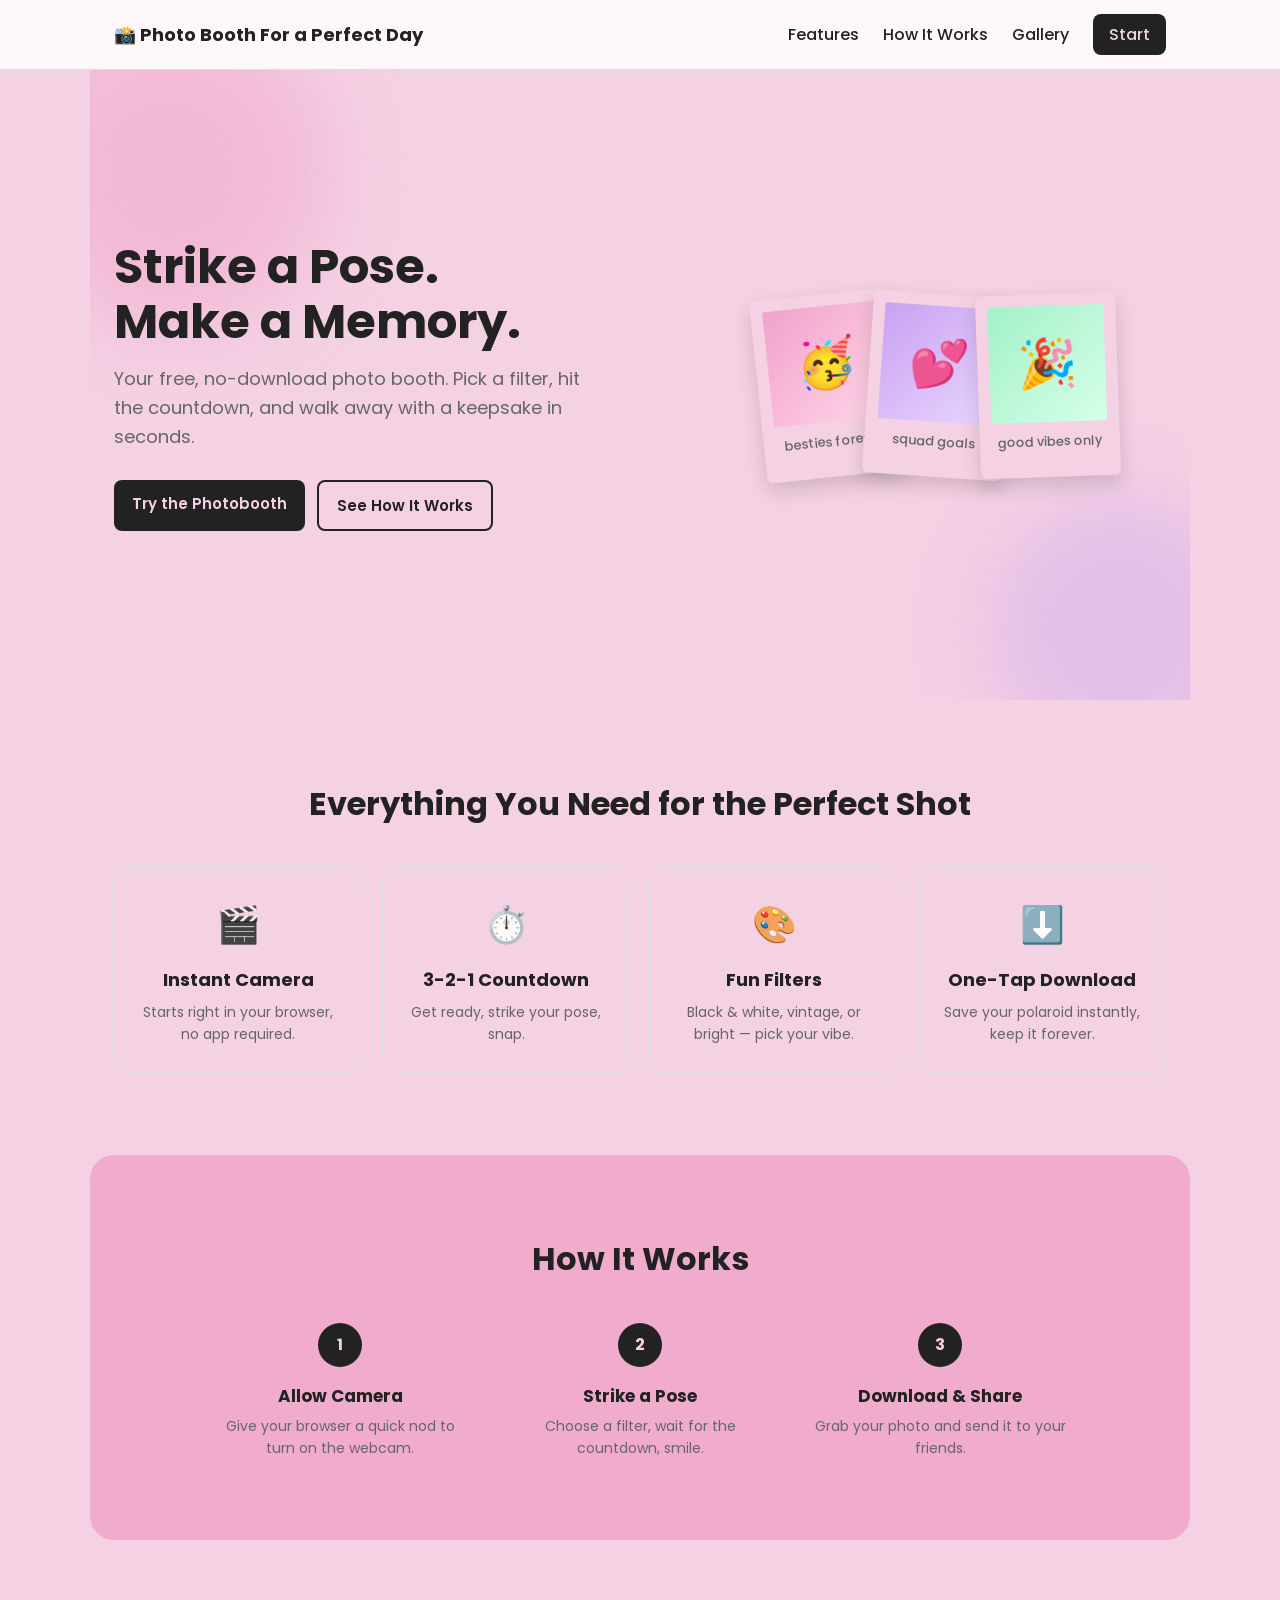
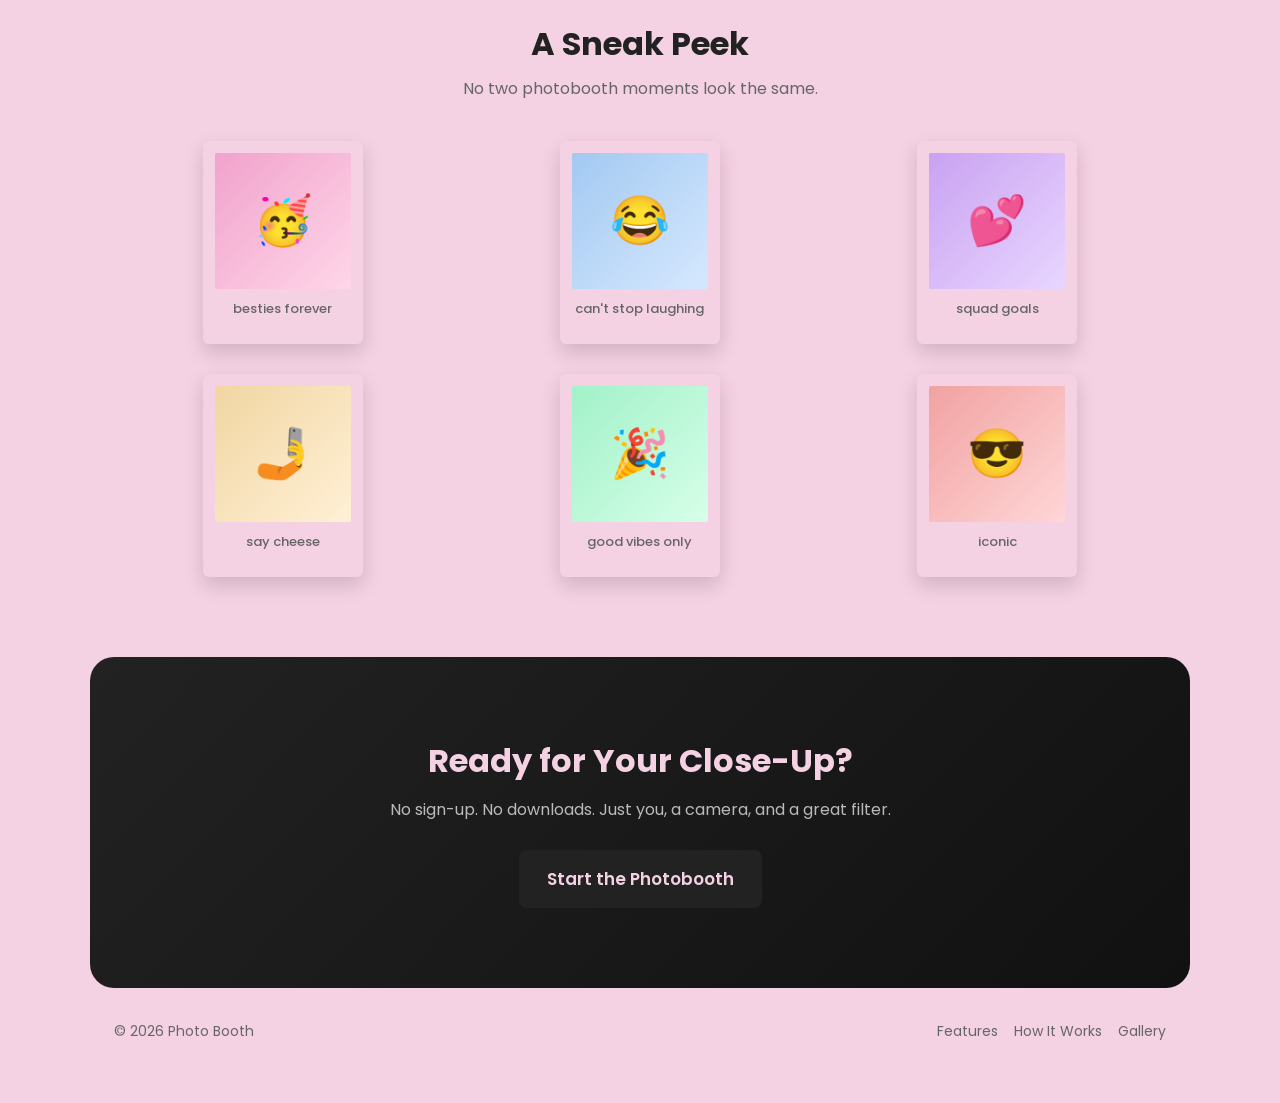
<file: index.html>
<!DOCTYPE html>
<html lang="en">

<head>

    <meta charset="UTF-8">

    <meta
        name="viewport"
        content="width=device-width, initial-scale=1.0"
    >

    <title>Photo Booth — Snap the Moment</title>

    <link rel="preconnect" href="https://fonts.googleapis.com">
    <link rel="preconnect" href="https://fonts.gstatic.com" crossorigin>
    <link href="https://fonts.googleapis.com/css2?family=Poppins:wght@400;500;600;700&display=swap" rel="stylesheet">

    <link rel="stylesheet" href="landing.css">

</head>

<body>

    <header class="site-header">

        <div class="nav-inner">

            <a class="logo" href="#">📸 Photo Booth For a Perfect Day</a>

            <nav class="site-nav" id="siteNav">
                <a href="#features">Features</a>
                <a href="#how-it-works">How It Works</a>
                <a href="#gallery">Gallery</a>
                <a class="nav-cta" href="booth.html">Start</a>
            </nav>

            <button class="nav-toggle" id="navToggle" aria-label="Toggle menu">☰</button>

        </div>

    </header>

    <main>

        <!-- hero -->

        <section id="hero" class="hero">

            <div class="hero-text reveal">

                <h1>Strike a Pose.<br>Make a Memory.</h1>

                <p class="hero-subtitle">
                    Your free, no-download photo booth. Pick a filter, hit the
                    countdown, and walk away with a keepsake in seconds.
                </p>

                <div class="hero-actions">
                    <a class="btn btn-primary" href="booth.html">Try the Photobooth</a>
                    <a class="btn btn-ghost" href="#how-it-works">See How It Works</a>
                </div>

            </div>

            <div class="hero-visual reveal">

                <div class="polaroid-card" style="--rotate: -6deg;">
                    <div class="polaroid-photo photo-1">🥳</div>
                    <p class="polaroid-caption">besties forever</p>
                </div>

                <div class="polaroid-card" style="--rotate: 4deg;">
                    <div class="polaroid-photo photo-3">💕</div>
                    <p class="polaroid-caption">squad goals</p>
                </div>

                <div class="polaroid-card" style="--rotate: -2deg;">
                    <div class="polaroid-photo photo-5">🎉</div>
                    <p class="polaroid-caption">good vibes only</p>
                </div>

            </div>

        </section>

        <!-- features -->

        <section id="features" class="features">

            <h2 class="reveal">Everything You Need for the Perfect Shot</h2>

            <div class="feature-grid">

                <div class="feature-card reveal">
                    <div class="feature-icon">🎬</div>
                    <h3>Instant Camera</h3>
                    <p>Starts right in your browser, no app required.</p>
                </div>

                <div class="feature-card reveal">
                    <div class="feature-icon">⏱️</div>
                    <h3>3-2-1 Countdown</h3>
                    <p>Get ready, strike your pose, snap.</p>
                </div>

                <div class="feature-card reveal">
                    <div class="feature-icon">🎨</div>
                    <h3>Fun Filters</h3>
                    <p>Black &amp; white, vintage, or bright — pick your vibe.</p>
                </div>

                <div class="feature-card reveal">
                    <div class="feature-icon">⬇️</div>
                    <h3>One-Tap Download</h3>
                    <p>Save your polaroid instantly, keep it forever.</p>
                </div>

            </div>

        </section>

        <!-- how it works -->

        <section id="how-it-works" class="how-it-works">

            <h2 class="reveal">How It Works</h2>

            <div class="steps-list">

                <div class="step reveal">
                    <div class="step-number">1</div>
                    <h3>Allow Camera</h3>
                    <p>Give your browser a quick nod to turn on the webcam.</p>
                </div>

                <div class="step reveal">
                    <div class="step-number">2</div>
                    <h3>Strike a Pose</h3>
                    <p>Choose a filter, wait for the countdown, smile.</p>
                </div>

                <div class="step reveal">
                    <div class="step-number">3</div>
                    <h3>Download &amp; Share</h3>
                    <p>Grab your photo and send it to your friends.</p>
                </div>

            </div>

        </section>

        <!-- gallery -->

        <section id="gallery" class="gallery">

            <h2 class="reveal">A Sneak Peek</h2>
            <p class="section-subtitle reveal">No two photobooth moments look the same.</p>

            <div class="gallery-grid">

                <div class="polaroid-card reveal" style="--rotate: -4deg;">
                    <div class="polaroid-photo photo-1">🥳</div>
                    <p class="polaroid-caption">besties forever</p>
                </div>

                <div class="polaroid-card reveal" style="--rotate: 3deg;">
                    <div class="polaroid-photo photo-2">😂</div>
                    <p class="polaroid-caption">can't stop laughing</p>
                </div>

                <div class="polaroid-card reveal" style="--rotate: -2deg;">
                    <div class="polaroid-photo photo-3">💕</div>
                    <p class="polaroid-caption">squad goals</p>
                </div>

                <div class="polaroid-card reveal" style="--rotate: 5deg;">
                    <div class="polaroid-photo photo-4">🤳</div>
                    <p class="polaroid-caption">say cheese</p>
                </div>

                <div class="polaroid-card reveal" style="--rotate: -3deg;">
                    <div class="polaroid-photo photo-5">🎉</div>
                    <p class="polaroid-caption">good vibes only</p>
                </div>

                <div class="polaroid-card reveal" style="--rotate: 2deg;">
                    <div class="polaroid-photo photo-6">😎</div>
                    <p class="polaroid-caption">iconic</p>
                </div>

            </div>

        </section>

        <!-- final cta -->

        <section id="final-cta" class="final-cta">

            <h2 class="reveal">Ready for Your Close-Up?</h2>
            <p class="reveal">No sign-up. No downloads. Just you, a camera, and a great filter.</p>

            <a class="btn btn-primary btn-large reveal" href="booth.html">Start the Photobooth</a>

        </section>

    </main>

    <footer class="site-footer">

        <p>© 2026 Photo Booth</p>

        <nav class="footer-nav">
            <a href="#features">Features</a>
            <a href="#how-it-works">How It Works</a>
            <a href="#gallery">Gallery</a>
        </nav>

    </footer>

    <script src="landing.js"></script>

</body>

</html>
</file>
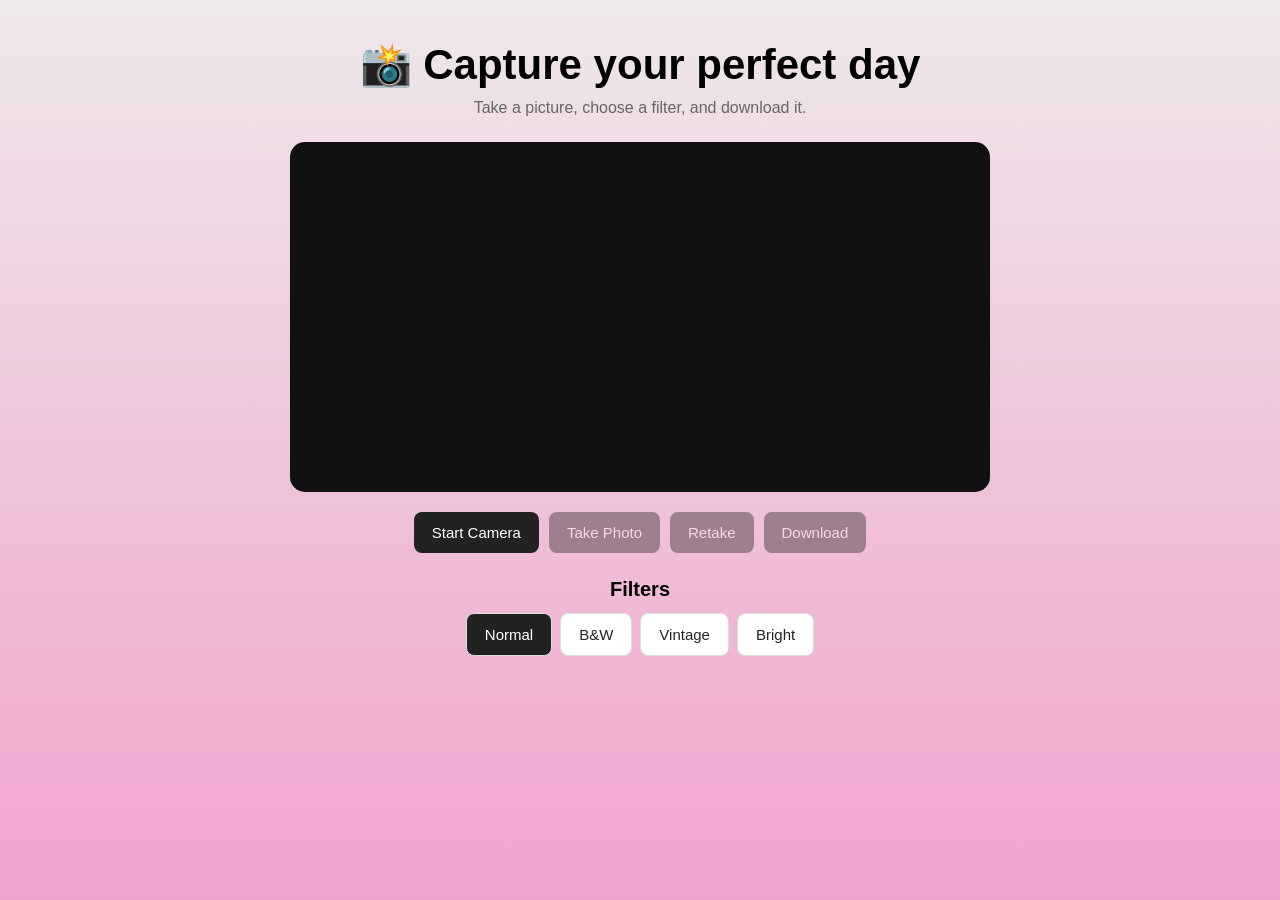
<file: booth.html>
<!DOCTYPE html>
<html lang="en">

<head>

    <meta charset="UTF-8">

    <meta
        name="viewport"
        content="width=device-width, initial-scale=1.0"
    >

    <title>Photo Booth</title>

    <link rel="stylesheet" href="booth.css">

</head>


<body>

    <main class="app">

        <h1>📸 Capture your perfect day</h1>

        <p class="subtitle">
            Take a picture, choose a filter, and download it.
        </p>

                 <!-- camera  -->

        <div class="booth">

            <video
                id="camera"
                autoplay
                playsinline
            ></video>

            <canvas id="canvas"></canvas>

            <div id="countdown"></div>

        </div>


        <!-- buttons -->

        <div class="buttons">

            <button id="startCamera">
                 Start Camera
            </button>

            <button id="takePhoto" disabled>
        Take Photo
            </button>

            <button id="retake" disabled>
             Retake
            </button>

            <button id="download" disabled>
                   Download
            </button>

        </div>


        <!-- filters   -->

        <section>

            <h2>Filters</h2>

            <div class="filters">

                <button
                    class="filter active"
                    data-filter="none"
                >
                      Normal
                </button>


                <button
                    class="filter"
                    data-filter="grayscale"
                >
                    B&W
                </button>


                <button
                    class="filter"
                    data-filter="sepia"
                >
                        Vintage
                </button>


                <button
                    class="filter"
                    data-filter="bright"
                >
                 Bright
                </button>

            </div>

        </section>

    </main>


    <script src="booth.js"></script>

</body>

</html>
</file>
<file: landing.css>
/* variables */

:root {

    --pink: #f1a2cc;
    --pink-light: rgb(240, 171, 205);
    --accent: #c9a2f1;
    --dark: #222;
    --darker: #111;
    --muted: #666;
    --border: #ddd;
    --white: #f4d1e3;

    --font-heading: "Poppins", Arial, sans-serif;
    --font-body: "Poppins", Arial, sans-serif;

}


/* reset-ish */

* {
    box-sizing: border-box;
}

html {
    scroll-behavior: smooth;
}

body {
    margin: 0;
    font-family: var(--font-body);
    color: var(--dark);
    background: var(--white);
    overflow-x: hidden;
}

h1, h2, h3 {
    font-family: var(--font-heading);
    margin: 0;
}

p {
    margin: 0;
    line-height: 1.6;
}

section {
    scroll-margin-top: 80px;
    padding: 80px 24px;
}


/* reveal-on-scroll (only hidden once JS confirms it can run) */

.js .reveal {
    opacity: 0;
    transform: translateY(24px);
    transition: opacity .6s ease, transform .6s ease;
}

.js .reveal.visible {
    opacity: 1;
    transform: none;
}


/* buttons */

.btn {
    display: inline-block;
    padding: 12px 18px;
    border-radius: 8px;
    text-decoration: none;
    font-weight: 600;
    font-size: 15px;
    cursor: pointer;
    transition: transform .2s ease, box-shadow .2s ease, opacity .2s ease;
}

.btn:active {
    transform: translateY(0);
}

.btn-primary {
    background: var(--dark);
    color: var(--white);
}

.btn-primary:hover {
    opacity: .85;
    transform: translateY(-2px);
    box-shadow: 0 10px 20px rgba(0, 0, 0, .2);
}

.btn-ghost {
    background: transparent;
    color: var(--dark);
    border: 2px solid var(--dark);
}

.btn-ghost:hover {
    opacity: .7;
    transform: translateY(-2px);
}

.btn-large {
    padding: 16px 28px;
    font-size: 17px;
}


/* header / nav */

.site-header {
    position: sticky;
    top: 0;
    z-index: 100;
    background: rgba(255, 255, 255, .85);
    backdrop-filter: blur(8px);
    border-bottom: 1px solid var(--border);
}

.nav-inner {
    max-width: 1100px;
    margin: 0 auto;
    padding: 14px 24px;
    display: flex;
    align-items: center;
    justify-content: space-between;
}

.logo {
    font-family: var(--font-heading);
    font-weight: 700;
    font-size: 18px;
    color: var(--dark);
    text-decoration: none;
}

.site-nav {
    display: flex;
    align-items: center;
    gap: 24px;
}

.site-nav a {
    color: var(--dark);
    text-decoration: none;
    font-weight: 500;
    transition: opacity .2s ease;
}

.site-nav a:hover {
    opacity: .6;
}

.nav-cta {
    background: var(--dark);
    color: var(--white) !important;
    padding: 8px 16px;
    border-radius: 8px;
    opacity: 1 !important;
}

.nav-cta:hover {
    opacity: .85 !important;
}

.nav-toggle {
    display: none;
    background: none;
    border: none;
    font-size: 22px;
    cursor: pointer;
}


/* hero */

.hero {
    position: relative;
    display: flex;
    align-items: center;
    justify-content: space-between;
    gap: 40px;
    max-width: 1100px;
    margin: 0 auto;
    min-height: 70vh;
    overflow: hidden;
}

.hero::before,
.hero::after {
    content: "";
    position: absolute;
    border-radius: 50%;
    filter: blur(40px);
    z-index: -1;
    animation: float 8s ease-in-out infinite alternate;
}

.hero::before {
    width: 320px;
    height: 320px;
    background: var(--pink);
    opacity: .5;
    top: -60px;
    left: -80px;
}

.hero::after {
    width: 260px;
    height: 260px;
    background: var(--accent);
    opacity: .4;
    bottom: -60px;
    right: -60px;
    animation-delay: 1s;
}

@keyframes float {
    from { transform: translateY(0) scale(1); }
    to { transform: translateY(-20px) scale(1.05); }
}

.hero-text {
    flex: 1 1 420px;
}

.hero-text h1 {
    font-size: 48px;
    font-weight: 700;
    line-height: 1.15;
}

.hero-subtitle {
    margin-top: 16px;
    font-size: 18px;
    color: var(--muted);
    max-width: 480px;
}

.hero-actions {
    margin-top: 28px;
    display: flex;
    gap: 12px;
    flex-wrap: wrap;
}

.hero-visual {
    flex: 1 1 320px;
    display: flex;
    justify-content: center;
    align-items: center;
    gap: -20px;
    position: relative;
    min-height: 260px;
}

.hero-visual .polaroid-card {
    width: 140px;
    margin-left: -30px;
}

.hero-visual .polaroid-card:first-child {
    margin-left: 0;
}


/* features */

.features {
    max-width: 1100px;
    margin: 0 auto;
    text-align: center;
}

.features h2 {
    font-size: 32px;
    margin-bottom: 40px;
}

.feature-grid {
    display: grid;
    grid-template-columns: repeat(4, 1fr);
    gap: 20px;
}

.feature-card {
    background: var(--white);
    border: 1px solid var(--border);
    border-radius: 15px;
    padding: 28px 20px;
    transition: transform .25s ease, box-shadow .25s ease;
}

.feature-card:hover {
    transform: translateY(-6px);
    box-shadow: 0 16px 30px rgba(0, 0, 0, .12);
}

.feature-icon {
    font-size: 36px;
    display: inline-block;
    transition: transform .25s ease;
}

.feature-card:hover .feature-icon {
    transform: rotate(-8deg) scale(1.1);
}

.feature-card h3 {
    margin: 14px 0 8px;
    font-size: 18px;
}

.feature-card p {
    color: var(--muted);
    font-size: 14px;
}


/* how it works */

.how-it-works {
    max-width: 1100px;
    margin: 0 auto;
    text-align: center;
    background: var(--pink-light);
    border-radius: 24px;
}

.how-it-works h2 {
    font-size: 32px;
    margin-bottom: 40px;
}

.steps-list {
    display: flex;
    justify-content: center;
    gap: 40px;
}

.step {
    flex: 1;
    max-width: 260px;
}

.step-number {
    width: 44px;
    height: 44px;
    border-radius: 50%;
    background: var(--dark);
    color: var(--white);
    font-weight: 700;
    display: flex;
    align-items: center;
    justify-content: center;
    margin: 0 auto 16px;
}

.step h3 {
    font-size: 17px;
    margin-bottom: 6px;
}

.step p {
    color: var(--muted);
    font-size: 14px;
}


/* gallery */

.gallery {
    max-width: 1100px;
    margin: 0 auto;
    text-align: center;
}

.gallery h2 {
    font-size: 32px;
}

.section-subtitle {
    color: var(--muted);
    margin-top: 8px;
    margin-bottom: 40px;
}

.gallery-grid {
    display: grid;
    grid-template-columns: repeat(3, 1fr);
    gap: 30px 20px;
    justify-items: center;
}


/* polaroid mock cards */

.polaroid-card {
    background: var(--white);
    padding: 12px 12px 24px;
    border-radius: 6px;
    box-shadow: 0 8px 20px rgba(0, 0, 0, .15);
    transform: rotate(var(--rotate, 0deg));
    transition: transform .3s ease, box-shadow .3s ease;
    width: 160px;
}

.polaroid-card:hover {
    transform: rotate(0deg) scale(1.06);
    box-shadow: 0 16px 30px rgba(0, 0, 0, .2);
}

.polaroid-photo {
    aspect-ratio: 1 / 1;
    border-radius: 2px;
    display: flex;
    align-items: center;
    justify-content: center;
    font-size: 48px;
}

.photo-1 { background: linear-gradient(135deg, #f1a2cc, #ffd6e8); }
.photo-2 { background: linear-gradient(135deg, #a2c9f1, #d6e8ff); }
.photo-3 { background: linear-gradient(135deg, #c9a2f1, #e8d6ff); }
.photo-4 { background: linear-gradient(135deg, #f1d6a2, #fff0d6); }
.photo-5 { background: linear-gradient(135deg, #a2f1c9, #d6ffe8); }
.photo-6 { background: linear-gradient(135deg, #f1a2a2, #ffd6d6); }

.polaroid-caption {
    margin-top: 10px;
    font-size: 13px;
    font-weight: 500;
    color: var(--muted);
    text-align: center;
}


/* final cta */

.final-cta {
    max-width: 1100px;
    margin: 0 auto;
    text-align: center;
    background: linear-gradient(135deg, var(--dark), var(--darker));
    border-radius: 24px;
    color: var(--white);
}

.final-cta h2 {
    font-size: 32px;
}

.final-cta p {
    margin-top: 12px;
    color: rgba(255, 255, 255, .7);
}

.final-cta .btn {
    margin-top: 28px;
}


/* footer */

.site-footer {
    max-width: 1100px;
    margin: 0 auto;
    padding: 32px 24px 60px;
    display: flex;
    align-items: center;
    justify-content: space-between;
    color: var(--muted);
    font-size: 14px;
    flex-wrap: wrap;
    gap: 12px;
}

.footer-nav {
    display: flex;
    gap: 16px;
}

.footer-nav a {
    color: var(--muted);
    text-decoration: none;
}

.footer-nav a:hover {
    opacity: .7;
}


/* tablet */

@media (max-width: 900px) {

    .feature-grid {
        grid-template-columns: repeat(2, 1fr);
    }

    .gallery-grid {
        grid-template-columns: repeat(2, 1fr);
    }

    .steps-list {
        flex-direction: column;
        align-items: center;
        gap: 32px;
    }

    .hero-text h1 {
        font-size: 38px;
    }

}


/* mobile */

@media (max-width: 500px) {

    section {
        padding: 60px 16px;
    }

    .hero {
        flex-direction: column;
        text-align: center;
        min-height: auto;
        padding-top: 40px;
    }

    .hero-actions {
        justify-content: center;
    }

    .hero-text h1 {
        font-size: 32px;
    }

    .hero-visual .polaroid-card {
        width: 96px;
        margin-left: -20px;
    }

    .hero-visual .polaroid-card:first-child {
        margin-left: 0;
    }

    .hero-visual .polaroid-photo {
        font-size: 32px;
    }

    .feature-grid {
        grid-template-columns: 1fr;
    }

    .gallery-grid {
        grid-template-columns: repeat(2, 1fr);
    }

    .btn {
        padding: 10px 14px;
    }

    .site-nav {
        position: absolute;
        top: 100%;
        left: 0;
        right: 0;
        background: var(--white);
        flex-direction: column;
        align-items: flex-start;
        padding: 16px 24px;
        gap: 14px;
        border-bottom: 1px solid var(--border);
        display: none;
    }

    .site-nav.open {
        display: flex;
    }

    .nav-toggle {
        display: block;
    }

}
</file>
<file: booth.css>
* {
    box-sizing: border-box;

    margin: 0;

    padding: 0;
}


body {

    font-family: Arial, sans-serif;

background: linear-gradient(
  to top,
  #f1a2cc,
  rgb(238, 232, 235)
);

    min-height: 100vh;

    display: flex;

    justify-content: center;

    padding: 40px 15px;
}


.app {

    width: 100%;

    max-width: 700px;

    text-align: center;
}


h1 {

    font-size: 42px;

    margin-bottom: 10px;
}


.subtitle {

    color: #666;

    margin-bottom: 25px;
}


/* CAMERA */

.booth {

    position: relative;

    width: 100%;

    background: #111;

    border-radius: 15px;

    overflow: hidden;
}


#camera,#canvas {

    width: 100%;

    display: block;
}


#camera {

    transform: scaleX(-1);
}


#canvas {

    display: none;
}


/* countdown */

#countdown {

    position: absolute;

    top: 50%;

    left: 50%;

    transform: translate(-50%, -50%);

    font-size: 100px;

    font-weight: bold;

    color: white;

    text-shadow: 0 2px 10px black;
}


/* buttoms*/

.buttons {

    display: flex;

    justify-content: center;

    flex-wrap: wrap;

    gap: 10px;

    margin: 20px 0;
}


button {

    border: none;

    padding: 12px 18px;

    border-radius: 8px;

    background: #222;

    color: white;

    cursor: pointer;

    font-size: 15px;
}


button:hover {

    opacity: 0.8;
}


button:disabled {

    opacity: 0.4;

    cursor: not-allowed;
}


/* filter sect */

section {

    margin-top: 25px;
}


h2 {

    font-size: 20px;

    margin-bottom: 12px;
}


.filters {

    display: flex;

    justify-content: center;

    flex-wrap: wrap;

    gap: 8px;
}


.filter {

    background: white;

    color: #222222;

    border: 1px solid #ddd;
}


.filter.active {

    background: #222;

    color: white;
}


/* mobile */

@media (max-width: 500px) {

    h1 {

        font-size: 32px;
    }


    button {

        padding: 10px 14px;
    }

}
</file>
